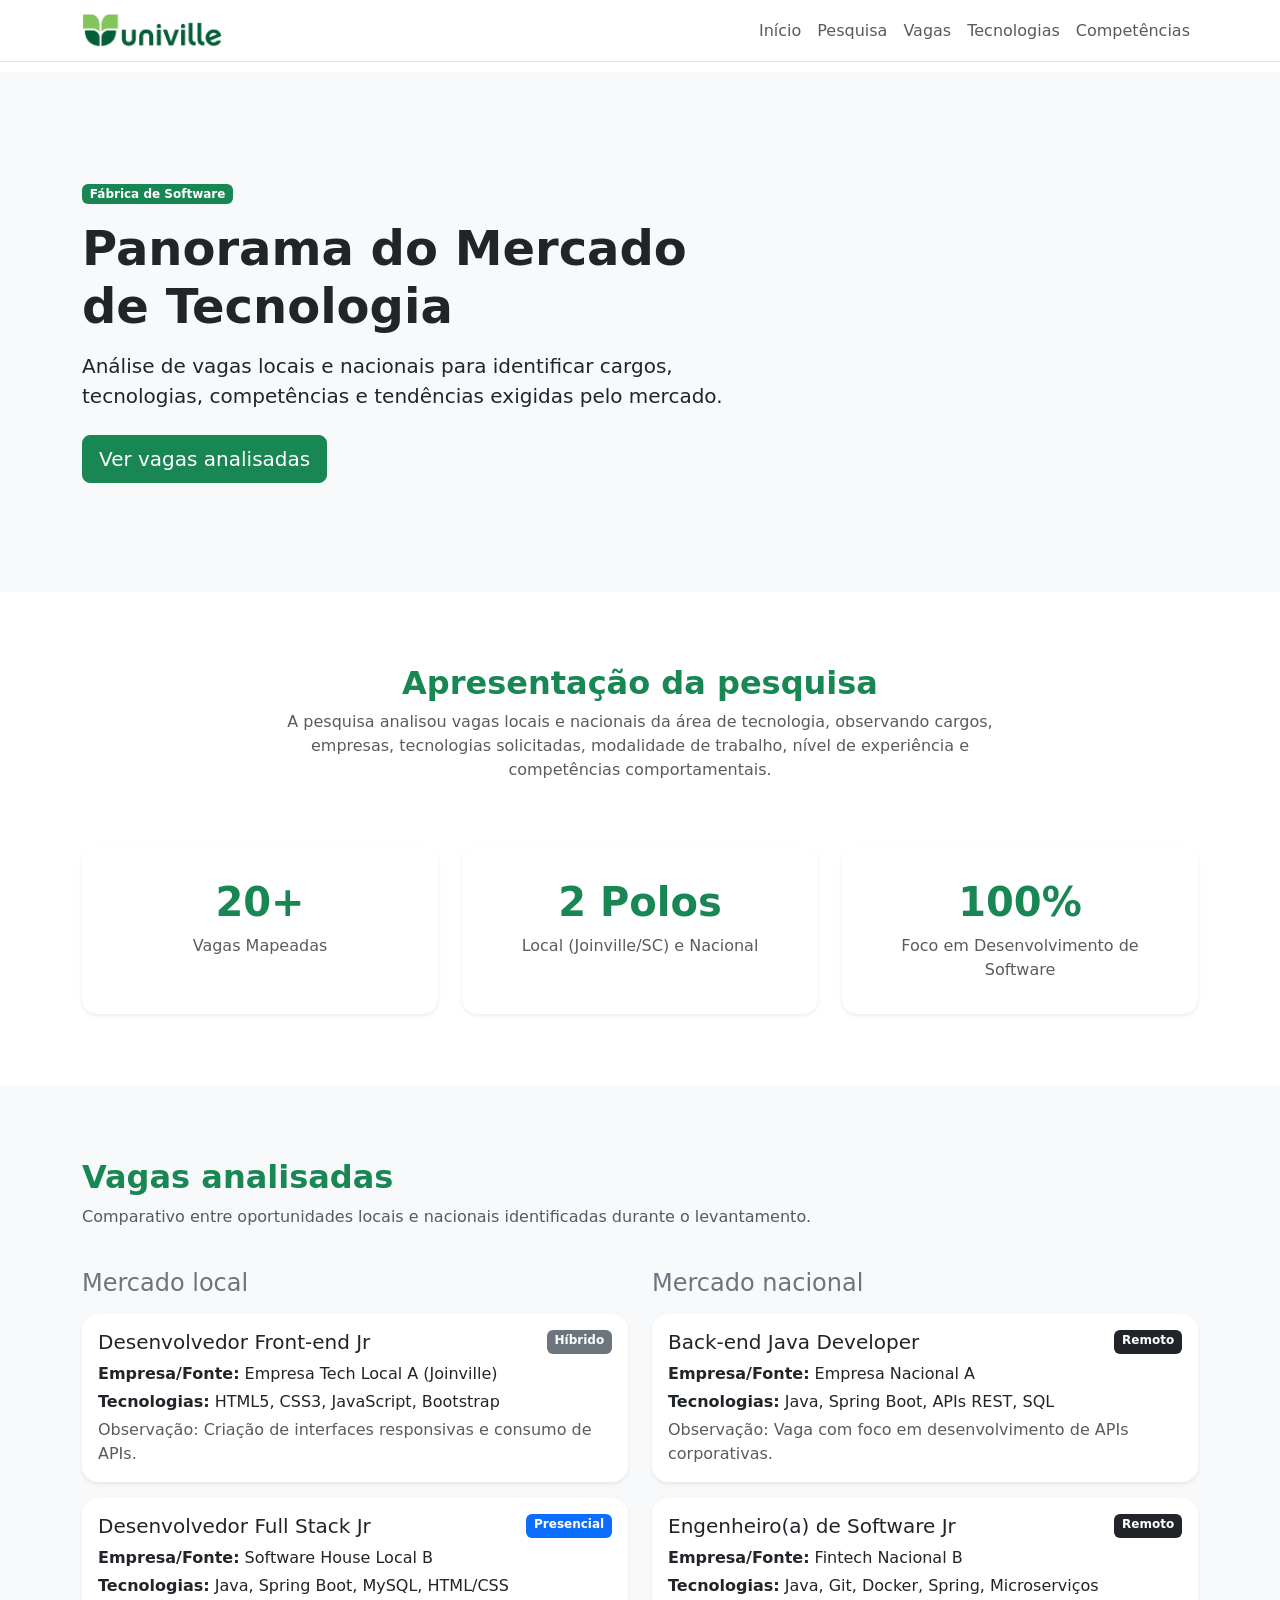
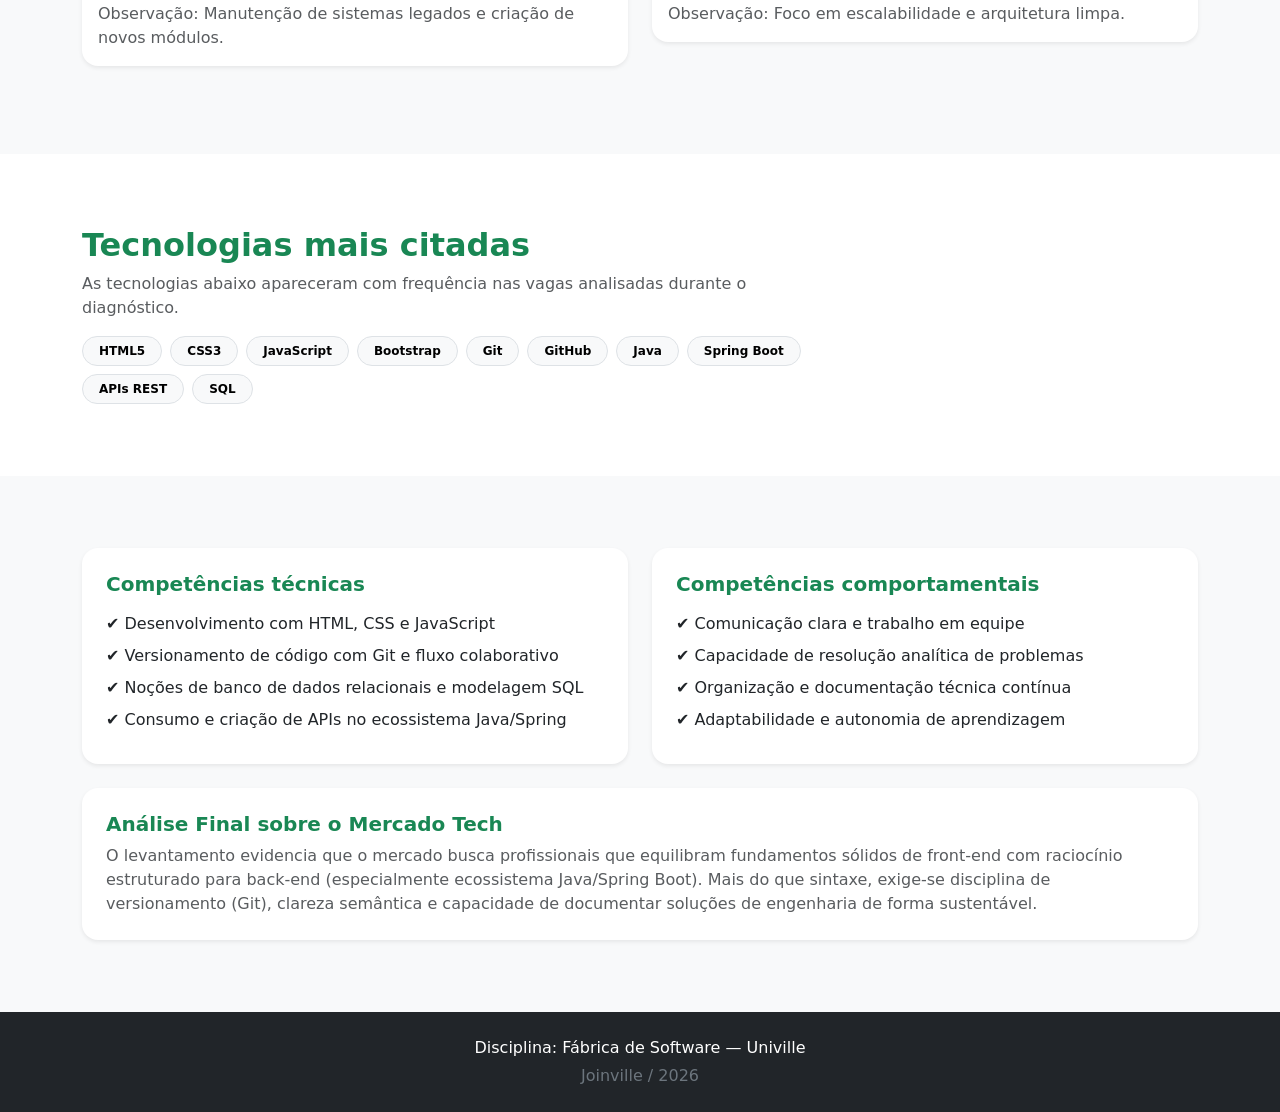
<file: index.html>
<!DOCTYPE html>
<html lang="pt-BR">
<head>
  <meta charset="utf-8">
  <meta name="viewport" content="width=device-width, initial-scale=1">
  <title>Panorama do Mercado Tech</title>
  
  <meta name="description" content="Landing page acadêmica com análise de vagas locais e nacionais da área de tecnologia.">
  <meta name="keywords" content="tecnologia, mercado de trabalho, vagas de tecnologia, desenvolvimento web, HTML, CSS, Bootstrap">
  <meta name="author" content="Nome do acadêmico">
  <meta http-equiv="content-language" content="pt-BR">
  <meta name="theme-color" content="#198754">

  <link rel="apple-touch-icon" sizes="180x180" href="landing-page-mercado-tech/assets/icons/favicon_io/apple-touch-icon.png">
  <link rel="icon" type="image/png" sizes="32x32" href="landing-page-mercado-tech/assets/icons/favicon_io/favicon-32x32.png">
  <link rel="icon" type="image/png" sizes="16x16" href="landing-page-mercado-tech/assets/icons/favicon_io/favicon-16x16.png">
  <link rel="manifest" href="landing-page-mercado-tech/assets/icons/favicon_io/site.webmanifest">

  <link href="https://cdn.jsdelivr.net/npm/bootstrap@5.3.3/dist/css/bootstrap.min.css" rel="stylesheet">
  <link rel="stylesheet" href="landing-page-mercado-tech/css/style.css">
</head>
<body>

  <header>
    <nav class="navbar navbar-expand-lg bg-white border-bottom fixed-top">
      <div class="container">
        <a class="navbar-brand d-flex align-items-center" href="#inicio">
          <img src="landing-page-mercado-tech/assets/images/logo.png" alt="Logo do projeto Panorama do Mercado Tech" class="logo">
        </a>
        <button class="navbar-toggler" type="button" data-bs-toggle="collapse" data-bs-target="#menuPrincipal" aria-controls="menuPrincipal" aria-expanded="false" aria-label="Abrir menu de navegação">
          <span class="navbar-toggler-icon"></span>
        </button>
        <div class="collapse navbar-collapse" id="menuPrincipal">
          <ul class="navbar-nav ms-auto mb-2 mb-lg-0">
            <li class="nav-item"><a class="nav-link" href="#inicio">Início</a></li>
            <li class="nav-item"><a class="nav-link" href="#pesquisa">Pesquisa</a></li>
            <li class="nav-item"><a class="nav-link" href="#vagas">Vagas</a></li>
            <li class="nav-item"><a class="nav-link" href="#tecnologias">Tecnologias</a></li>
            <li class="nav-item"><a class="nav-link" href="#competencias">Competências</a></li>
          </ul>
        </div>
      </div>
    </nav>
  </header>

  <main>
    <section id="inicio" class="hero-section bg-light">
      <div class="container">
        <div class="row align-items-center g-4">
          <div class="col-lg-7">
            <span class="badge text-bg-success mb-3">Fábrica de Software</span>
            <h1 class="display-5 fw-bold mb-3">Panorama do Mercado de Tecnologia</h1>
            <p class="lead mb-4">
              Análise de vagas locais e nacionais para identificar cargos, tecnologias, competências e tendências exigidas pelo mercado.
            </p>
            <a href="#vagas" class="btn btn-success btn-lg">Ver vagas analisadas</a>
          </div>
        </div>
      </div>
    </section>

    <section id="pesquisa" class="section-padding">
      <div class="container">
        <div class="row justify-content-center text-center mb-5">
          <div class="col-lg-8">
            <h2 class="fw-bold text-success">Apresentação da pesquisa</h2>
            <p class="text-muted">
              A pesquisa analisou vagas locais e nacionais da área de tecnologia, observando cargos, empresas, tecnologias solicitadas, modalidade de trabalho, nível de experiência e competências comportamentais.
            </p>
          </div>
        </div>

        <div class="row g-4 text-center">
          <div class="col-md-4">
            <div class="card h-100 border-0 shadow-sm p-3">
              <div class="card-body">
                <h3 class="display-6 fw-bold text-success">20+</h3>
                <p class="text-muted mb-0">Vagas Mapeadas</p>
              </div>
            </div>
          </div>
          <div class="col-md-4">
            <div class="card h-100 border-0 shadow-sm p-3">
              <div class="card-body">
                <h3 class="display-6 fw-bold text-success">2 Polos</h3>
                <p class="text-muted mb-0">Local (Joinville/SC) e Nacional</p>
              </div>
            </div>
          </div>
          <div class="col-md-4">
            <div class="card h-100 border-0 shadow-sm p-3">
              <div class="card-body">
                <h3 class="display-6 fw-bold text-success">100%</h3>
                <p class="text-muted mb-0">Foco em Desenvolvimento de Software</p>
              </div>
            </div>
          </div>
        </div>
      </div>
    </section>

    <section id="vagas" class="section-padding bg-light">
      <div class="container">
        <div class="row mb-4">
          <div class="col-lg-8">
            <h2 class="fw-bold text-success">Vagas analisadas</h2>
            <p class="text-muted">
              Comparativo entre oportunidades locais e nacionais identificadas durante o levantamento.
            </p>
          </div>
        </div>

        <div class="row g-4">
          <div class="col-lg-6">
            <h3 class="h4 mb-3 text-secondary">Mercado local</h3>
            
            <div class="card mb-3 border-0 shadow-sm">
              <div class="card-body">
                <div class="d-flex justify-content-between gap-3 mb-2">
                  <h4 class="h5 mb-0">Desenvolvedor Front-end Jr</h4>
                  <span class="badge text-bg-secondary">Híbrido</span>
                </div>
                <p class="mb-1"><strong>Empresa/Fonte:</strong> Empresa Tech Local A (Joinville)</p>
                <p class="mb-1"><strong>Tecnologias:</strong> HTML5, CSS3, JavaScript, Bootstrap</p>
                <p class="text-muted mb-0">Observação: Criação de interfaces responsivas e consumo de APIs.</p>
              </div>
            </div>

            <div class="card mb-3 border-0 shadow-sm">
              <div class="card-body">
                <div class="d-flex justify-content-between gap-3 mb-2">
                  <h4 class="h5 mb-0">Desenvolvedor Full Stack Jr</h4>
                  <span class="badge text-bg-primary">Presencial</span>
                </div>
                <p class="mb-1"><strong>Empresa/Fonte:</strong> Software House Local B</p>
                <p class="mb-1"><strong>Tecnologias:</strong> Java, Spring Boot, MySQL, HTML/CSS</p>
                <p class="text-muted mb-0">Observação: Manutenção de sistemas legados e criação de novos módulos.</p>
              </div>
            </div>
          </div>

          <div class="col-lg-6">
            <h3 class="h4 mb-3 text-secondary">Mercado nacional</h3>
            
            <div class="card mb-3 border-0 shadow-sm">
              <div class="card-body">
                <div class="d-flex justify-content-between gap-3 mb-2">
                  <h4 class="h5 mb-0">Back-end Java Developer</h4>
                  <span class="badge text-bg-dark">Remoto</span>
                </div>
                <p class="mb-1"><strong>Empresa/Fonte:</strong> Empresa Nacional A</p>
                <p class="mb-1"><strong>Tecnologias:</strong> Java, Spring Boot, APIs REST, SQL</p>
                <p class="text-muted mb-0">Observação: Vaga com foco em desenvolvimento de APIs corporativas.</p>
              </div>
            </div>

            <div class="card mb-3 border-0 shadow-sm">
              <div class="card-body">
                <div class="d-flex justify-content-between gap-3 mb-2">
                  <h4 class="h5 mb-0">Engenheiro(a) de Software Jr</h4>
                  <span class="badge text-bg-dark">Remoto</span>
                </div>
                <p class="mb-1"><strong>Empresa/Fonte:</strong> Fintech Nacional B</p>
                <p class="mb-1"><strong>Tecnologias:</strong> Java, Git, Docker, Spring, Microserviços</p>
                <p class="text-muted mb-0">Observação: Foco em escalabilidade e arquitetura limpa.</p>
              </div>
            </div>
          </div>
        </div>
      </div>
    </section>

    <section id="tecnologias" class="section-padding">
      <div class="container">
        <div class="row align-items-center g-4">
          <div class="col-lg-8">
            <h2 class="fw-bold text-success">Tecnologias mais citadas</h2>
            <p class="text-muted">
              As tecnologias abaixo apareceram com frequência nas vagas analisadas durante o diagnóstico.
            </p>
            <div class="d-flex flex-wrap gap-2 mt-3">
              <span class="badge rounded-pill text-bg-light border px-3 py-2">HTML5</span>
              <span class="badge rounded-pill text-bg-light border px-3 py-2">CSS3</span>
              <span class="badge rounded-pill text-bg-light border px-3 py-2">JavaScript</span>
              <span class="badge rounded-pill text-bg-light border px-3 py-2">Bootstrap</span>
              <span class="badge rounded-pill text-bg-light border px-3 py-2">Git</span>
              <span class="badge rounded-pill text-bg-light border px-3 py-2">GitHub</span>
              <span class="badge rounded-pill text-bg-light border px-3 py-2">Java</span>
              <span class="badge rounded-pill text-bg-light border px-3 py-2">Spring Boot</span>
              <span class="badge rounded-pill text-bg-light border px-3 py-2">APIs REST</span>
              <span class="badge rounded-pill text-bg-light border px-3 py-2">SQL</span>
            </div>
          </div>
        </div>
      </div>
    </section>

    <section id="competencias" class="section-padding bg-light">
      <div class="container">
        <div class="row g-4 mb-4">
          <div class="col-md-6">
            <div class="card h-100 border-0 shadow-sm">
              <div class="card-body p-4">
                <h3 class="h5 fw-bold text-success mb-3">Competências técnicas</h3>
                <ul class="mb-0 list-unstyled">
                  <li class="mb-2">✔ Desenvolvimento com HTML, CSS e JavaScript</li>
                  <li class="mb-2">✔ Versionamento de código com Git e fluxo colaborativo</li>
                  <li class="mb-2">✔ Noções de banco de dados relacionais e modelagem SQL</li>
                  <li class="mb-2">✔ Consumo e criação de APIs no ecossistema Java/Spring</li>
                </ul>
              </div>
            </div>
          </div>

          <div class="col-md-6">
            <div class="card h-100 border-0 shadow-sm">
              <div class="card-body p-4">
                <h3 class="h5 fw-bold text-success mb-3">Competências comportamentais</h3>
                <ul class="mb-0 list-unstyled">
                  <li class="mb-2">✔ Comunicação clara e trabalho em equipe</li>
                  <li class="mb-2">✔ Capacidade de resolução analítica de problemas</li>
                  <li class="mb-2">✔ Organização e documentação técnica contínua</li>
                  <li class="mb-2">✔ Adaptabilidade e autonomia de aprendizagem</li>
                </ul>
              </div>
            </div>
          </div>
        </div>

        <div class="row">
          <div class="col-12">
            <div class="card border-0 shadow-sm p-4">
              <h3 class="h5 fw-bold text-success">Análise Final sobre o Mercado Tech</h3>
              <p class="text-muted mb-0">
                O levantamento evidencia que o mercado busca profissionais que equilibram fundamentos sólidos de front-end com raciocínio estruturado para back-end (especialmente ecossistema Java/Spring Boot). Mais do que sintaxe, exige-se disciplina de versionamento (Git), clareza semântica e capacidade de documentar soluções de engenharia de forma sustentável.
              </p>
            </div>
          </div>
        </div>
      </div>
    </section>
  </main>

  <footer class="bg-dark text-white py-4 mt-auto">
    <div class="container text-center">
      <p class="mb-1">Disciplina: Fábrica de Software — Univille</p>
      <p class="mb-0 text-secondary">Joinville / 2026</p>
    </div>
  </footer>

  <script src="https://cdn.jsdelivr.net/npm/bootstrap@5.3.3/dist/js/bootstrap.bundle.min.js"></script>
</body>
</html>
</file>
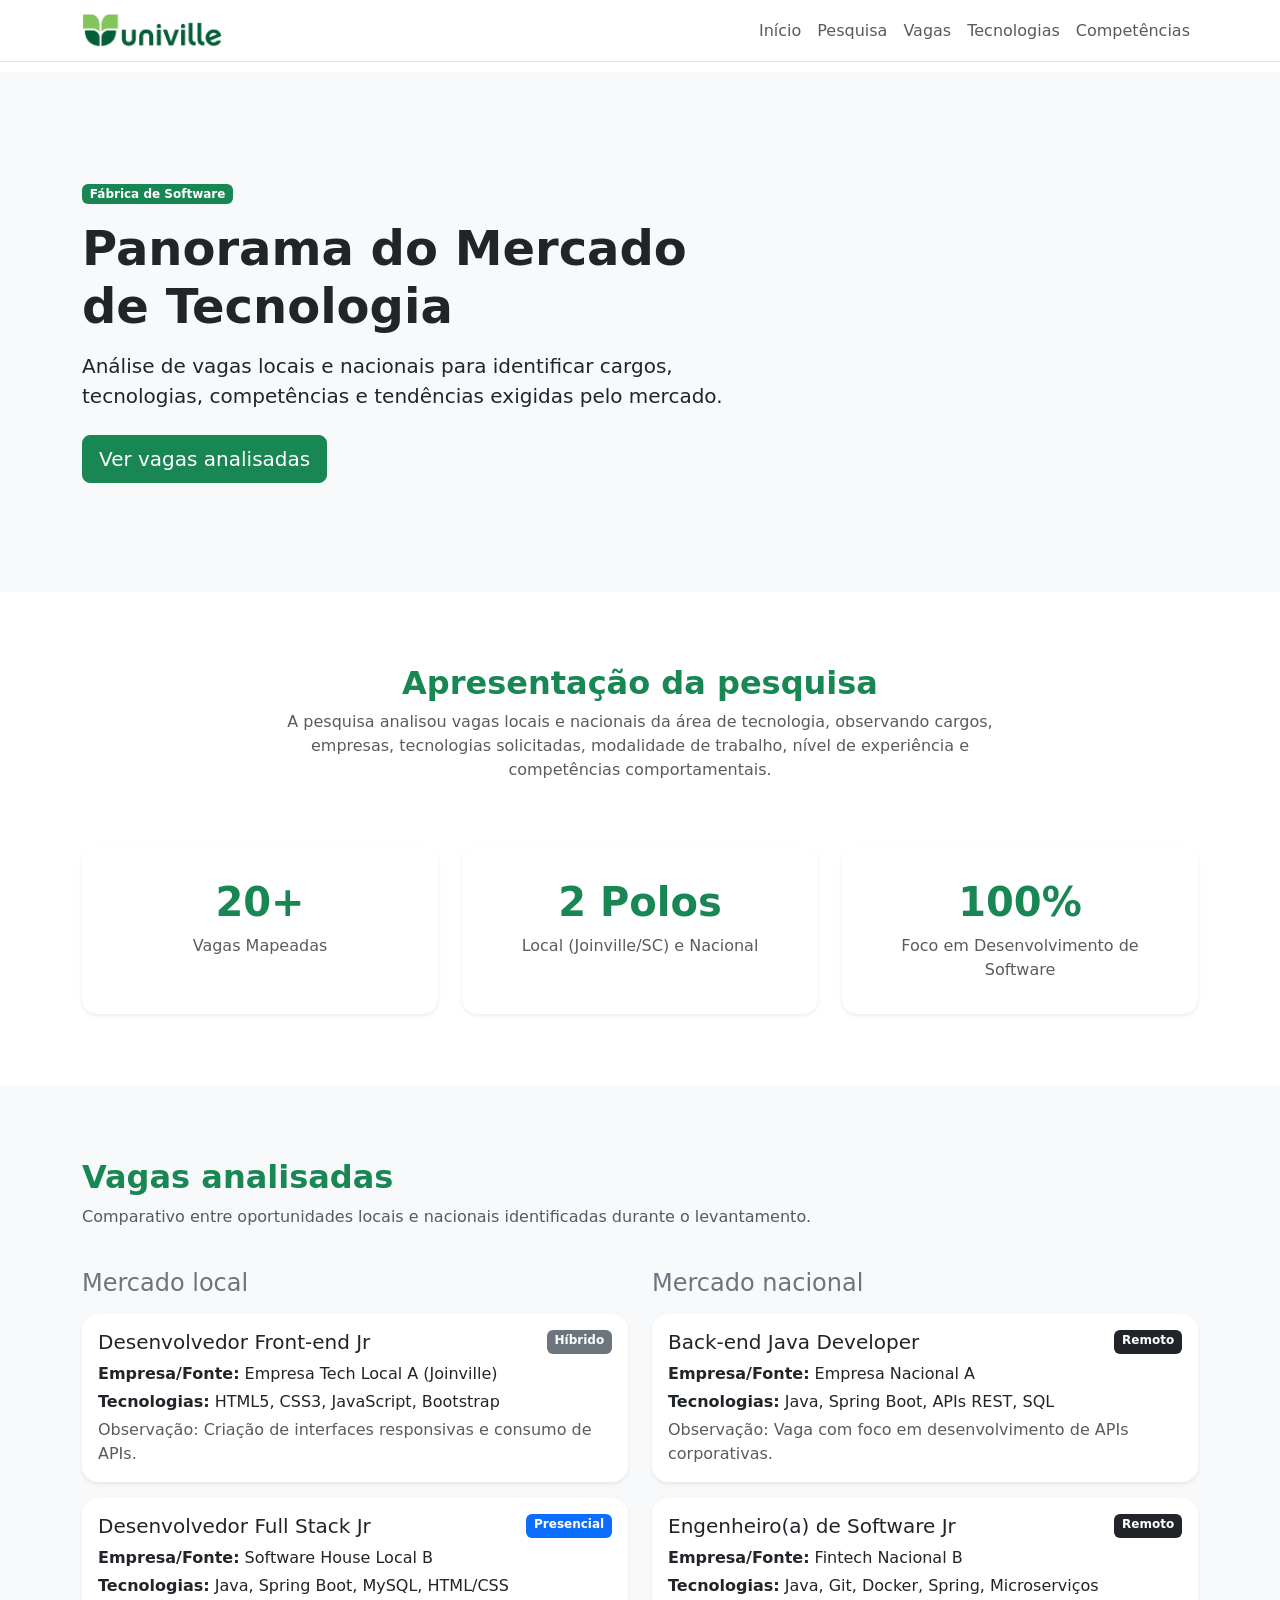
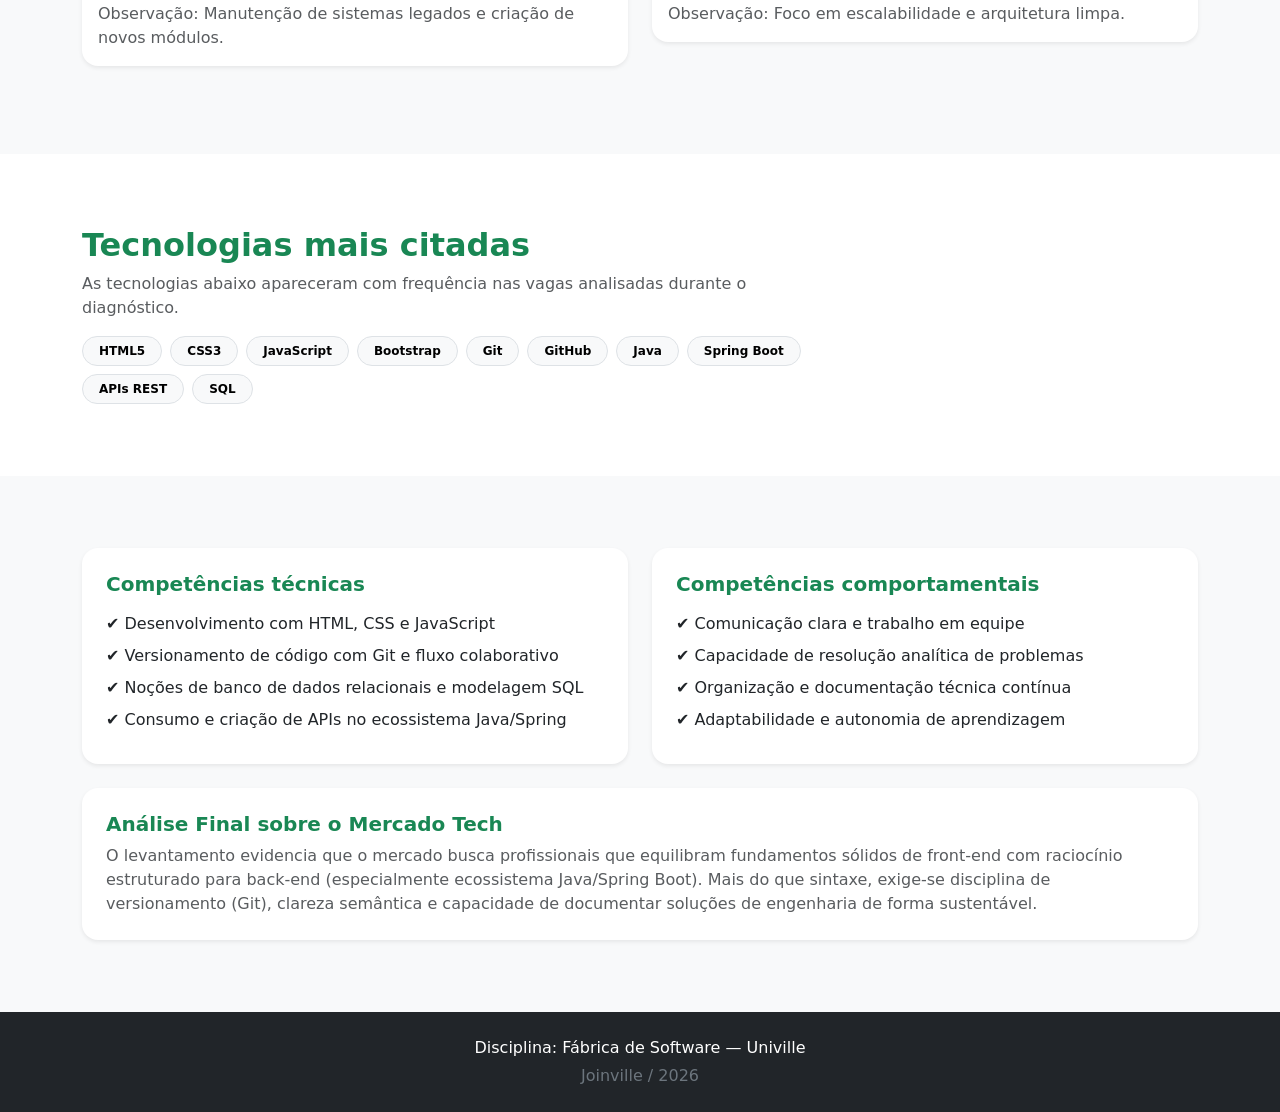
<file: landing-page-mercado-tech/index.html>
<!DOCTYPE html>
<html lang="pt-BR">
<head>
  <meta charset="utf-8">
  <meta name="viewport" content="width=device-width, initial-scale=1">
  <title>Panorama do Mercado Tech</title>
  
  <meta name="description" content="Landing page acadêmica com análise de vagas locais e nacionais da área de tecnologia.">
  <meta name="keywords" content="tecnologia, mercado de trabalho, vagas de tecnologia, desenvolvimento web, HTML, CSS, Bootstrap">
  <meta name="author" content="Nome do acadêmico">
  <meta http-equiv="content-language" content="pt-BR">
  <meta name="theme-color" content="#198754">

  <link rel="apple-touch-icon" sizes="180x180" href="assets/icons/favicon_io/apple-touch-icon.png">
  <link rel="icon" type="image/png" sizes="32x32" href="assets/icons/favicon_io/favicon-32x32.png">
  <link rel="icon" type="image/png" sizes="16x16" href="assets/icons/favicon_io/favicon-16x16.png">
  <link rel="manifest" href="assets/icons/favicon_io/site.webmanifest">

  <link href="https://cdn.jsdelivr.net/npm/bootstrap@5.3.3/dist/css/bootstrap.min.css" rel="stylesheet">
  
  <link rel="stylesheet" href="css/style.css">
</head>
<body>

  <header>
    <nav class="navbar navbar-expand-lg bg-white border-bottom fixed-top">
      <div class="container">
        <a class="navbar-brand d-flex align-items-center" href="#inicio">
          <img src="assets/images/logo.png" alt="Logo do projeto Panorama do Mercado Tech" class="logo">
        </a>
        <button class="navbar-toggler" type="button" data-bs-toggle="collapse" data-bs-target="#menuPrincipal" aria-controls="menuPrincipal" aria-expanded="false" aria-label="Abrir menu de navegação">
          <span class="navbar-toggler-icon"></span>
        </button>
        <div class="collapse navbar-collapse" id="menuPrincipal">
          <ul class="navbar-nav ms-auto mb-2 mb-lg-0">
            <li class="nav-item"><a class="nav-link" href="#inicio">Início</a></li>
            <li class="nav-item"><a class="nav-link" href="#pesquisa">Pesquisa</a></li>
            <li class="nav-item"><a class="nav-link" href="#vagas">Vagas</a></li>
            <li class="nav-item"><a class="nav-link" href="#tecnologias">Tecnologias</a></li>
            <li class="nav-item"><a class="nav-link" href="#competencias">Competências</a></li>
          </ul>
        </div>
      </div>
    </nav>
  </header>

  <main>
    <section id="inicio" class="hero-section bg-light">
      <div class="container">
        <div class="row align-items-center g-4">
          <div class="col-lg-7">
            <span class="badge text-bg-success mb-3">Fábrica de Software</span>
            <h1 class="display-5 fw-bold mb-3">Panorama do Mercado de Tecnologia</h1>
            <p class="lead mb-4">
              Análise de vagas locais e nacionais para identificar cargos, tecnologias, competências e tendências exigidas pelo mercado.
            </p>
            <a href="#vagas" class="btn btn-success btn-lg">Ver vagas analisadas</a>
          </div>
        </div>
      </div>
    </section>

    <section id="pesquisa" class="section-padding">
      <div class="container">
        <div class="row justify-content-center text-center mb-5">
          <div class="col-lg-8">
            <h2 class="fw-bold text-success">Apresentação da pesquisa</h2>
            <p class="text-muted">
              A pesquisa analisou vagas locais e nacionais da área de tecnologia, observando cargos, empresas, tecnologias solicitadas, modalidade de trabalho, nível de experiência e competências comportamentais.
            </p>
          </div>
        </div>

        <div class="row g-4 text-center">
          <div class="col-md-4">
            <div class="card h-100 border-0 shadow-sm p-3">
              <div class="card-body">
                <h3 class="display-6 fw-bold text-success">20+</h3>
                <p class="text-muted mb-0">Vagas Mapeadas</p>
              </div>
            </div>
          </div>
          <div class="col-md-4">
            <div class="card h-100 border-0 shadow-sm p-3">
              <div class="card-body">
                <h3 class="display-6 fw-bold text-success">2 Polos</h3>
                <p class="text-muted mb-0">Local (Joinville/SC) e Nacional</p>
              </div>
            </div>
          </div>
          <div class="col-md-4">
            <div class="card h-100 border-0 shadow-sm p-3">
              <div class="card-body">
                <h3 class="display-6 fw-bold text-success">100%</h3>
                <p class="text-muted mb-0">Foco em Desenvolvimento de Software</p>
              </div>
            </div>
          </div>
        </div>
      </div>
    </section>

    <section id="vagas" class="section-padding bg-light">
      <div class="container">
        <div class="row mb-4">
          <div class="col-lg-8">
            <h2 class="fw-bold text-success">Vagas analisadas</h2>
            <p class="text-muted">
              Comparativo entre oportunidades locais e nacionais identificadas durante o levantamento.
            </p>
          </div>
        </div>

        <div class="row g-4">
          <div class="col-lg-6">
            <h3 class="h4 mb-3 text-secondary">Mercado local</h3>
            
            <div class="card mb-3 border-0 shadow-sm">
              <div class="card-body">
                <div class="d-flex justify-content-between gap-3 mb-2">
                  <h4 class="h5 mb-0">Desenvolvedor Front-end Jr</h4>
                  <span class="badge text-bg-secondary">Híbrido</span>
                </div>
                <p class="mb-1"><strong>Empresa/Fonte:</strong> Empresa Tech Local A (Joinville)</p>
                <p class="mb-1"><strong>Tecnologias:</strong> HTML5, CSS3, JavaScript, Bootstrap</p>
                <p class="text-muted mb-0">Observação: Criação de interfaces responsivas e consumo de APIs.</p>
              </div>
            </div>

            <div class="card mb-3 border-0 shadow-sm">
              <div class="card-body">
                <div class="d-flex justify-content-between gap-3 mb-2">
                  <h4 class="h5 mb-0">Desenvolvedor Full Stack Jr</h4>
                  <span class="badge text-bg-primary">Presencial</span>
                </div>
                <p class="mb-1"><strong>Empresa/Fonte:</strong> Software House Local B</p>
                <p class="mb-1"><strong>Tecnologias:</strong> Java, Spring Boot, MySQL, HTML/CSS</p>
                <p class="text-muted mb-0">Observação: Manutenção de sistemas legados e criação de novos módulos.</p>
              </div>
            </div>
          </div>

          <div class="col-lg-6">
            <h3 class="h4 mb-3 text-secondary">Mercado nacional</h3>
            
            <div class="card mb-3 border-0 shadow-sm">
              <div class="card-body">
                <div class="d-flex justify-content-between gap-3 mb-2">
                  <h4 class="h5 mb-0">Back-end Java Developer</h4>
                  <span class="badge text-bg-dark">Remoto</span>
                </div>
                <p class="mb-1"><strong>Empresa/Fonte:</strong> Empresa Nacional A</p>
                <p class="mb-1"><strong>Tecnologias:</strong> Java, Spring Boot, APIs REST, SQL</p>
                <p class="text-muted mb-0">Observação: Vaga com foco em desenvolvimento de APIs corporativas.</p>
              </div>
            </div>

            <div class="card mb-3 border-0 shadow-sm">
              <div class="card-body">
                <div class="d-flex justify-content-between gap-3 mb-2">
                  <h4 class="h5 mb-0">Engenheiro(a) de Software Jr</h4>
                  <span class="badge text-bg-dark">Remoto</span>
                </div>
                <p class="mb-1"><strong>Empresa/Fonte:</strong> Fintech Nacional B</p>
                <p class="mb-1"><strong>Tecnologias:</strong> Java, Git, Docker, Spring, Microserviços</p>
                <p class="text-muted mb-0">Observação: Foco em escalabilidade e arquitetura limpa.</p>
              </div>
            </div>
          </div>
        </div>
      </div>
    </section>

    <section id="tecnologias" class="section-padding">
      <div class="container">
        <div class="row align-items-center g-4">
          <div class="col-lg-8">
            <h2 class="fw-bold text-success">Tecnologias mais citadas</h2>
            <p class="text-muted">
              As tecnologias abaixo apareceram com frequência nas vagas analisadas durante o diagnóstico.
            </p>
            <div class="d-flex flex-wrap gap-2 mt-3">
              <span class="badge rounded-pill text-bg-light border px-3 py-2">HTML5</span>
              <span class="badge rounded-pill text-bg-light border px-3 py-2">CSS3</span>
              <span class="badge rounded-pill text-bg-light border px-3 py-2">JavaScript</span>
              <span class="badge rounded-pill text-bg-light border px-3 py-2">Bootstrap</span>
              <span class="badge rounded-pill text-bg-light border px-3 py-2">Git</span>
              <span class="badge rounded-pill text-bg-light border px-3 py-2">GitHub</span>
              <span class="badge rounded-pill text-bg-light border px-3 py-2">Java</span>
              <span class="badge rounded-pill text-bg-light border px-3 py-2">Spring Boot</span>
              <span class="badge rounded-pill text-bg-light border px-3 py-2">APIs REST</span>
              <span class="badge rounded-pill text-bg-light border px-3 py-2">SQL</span>
            </div>
          </div>
        </div>
      </div>
    </section>

    <section id="competencias" class="section-padding bg-light">
      <div class="container">
        <div class="row g-4 mb-4">
          <div class="col-md-6">
            <div class="card h-100 border-0 shadow-sm">
              <div class="card-body p-4">
                <h3 class="h5 fw-bold text-success mb-3">Competências técnicas</h3>
                <ul class="mb-0 list-unstyled">
                  <li class="mb-2">✔ Desenvolvimento com HTML, CSS e JavaScript</li>
                  <li class="mb-2">✔ Versionamento de código com Git e fluxo colaborativo</li>
                  <li class="mb-2">✔ Noções de banco de dados relacionais e modelagem SQL</li>
                  <li class="mb-2">✔ Consumo e criação de APIs no ecossistema Java/Spring</li>
                </ul>
              </div>
            </div>
          </div>

          <div class="col-md-6">
            <div class="card h-100 border-0 shadow-sm">
              <div class="card-body p-4">
                <h3 class="h5 fw-bold text-success mb-3">Competências comportamentais</h3>
                <ul class="mb-0 list-unstyled">
                  <li class="mb-2">✔ Comunicação clara e trabalho em equipe</li>
                  <li class="mb-2">✔ Capacidade de resolução analítica de problemas</li>
                  <li class="mb-2">✔ Organização e documentação técnica contínua</li>
                  <li class="mb-2">✔ Adaptabilidade e autonomia de aprendizagem</li>
                </ul>
              </div>
            </div>
          </div>
        </div>

        <div class="row">
          <div class="col-12">
            <div class="card border-0 shadow-sm p-4">
              <h3 class="h5 fw-bold text-success">Análise Final sobre o Mercado Tech</h3>
              <p class="text-muted mb-0">
                O levantamento evidencia que o mercado busca profissionais que equilibram fundamentos sólidos de front-end com raciocínio estruturado para back-end (especialmente ecossistema Java/Spring Boot). Mais do que sintaxe, exige-se disciplina de versionamento (Git), clareza semântica e capacidade de documentar soluções de engenharia de forma sustentável.
              </p>
            </div>
          </div>
        </div>
      </div>
    </section>
  </main>

  <footer class="bg-dark text-white py-4 mt-auto">
    <div class="container text-center">
      <p class="mb-1">Disciplina: Fábrica de Software — Univille</p>
      <p class="mb-0 text-secondary">Joinville / 2026</p>
    </div>
  </footer>

  <script src="https://cdn.jsdelivr.net/npm/bootstrap@5.3.3/dist/js/bootstrap.bundle.min.js"></script>
</body>
</html>
</file>
<file: landing-page-mercado-tech/css/style.css>
html {
  scroll-behavior: smooth;
}

body {
  padding-top: 72px;
}

.logo {
  width: 140px;
  height: auto;
}

.section-padding {
  padding: 72px 0;
}

.hero-section {
  min-height: 520px;
  display: flex;
  align-items: center;
}

.card {
  border-radius: 1rem;
  transition: transform 0.2s ease, box-shadow 0.2s ease;
}

.card:hover {
  transform: translateY(-4px);
  box-shadow: 0 0.75rem 1.5rem rgba(0, 0, 0, 0.12);
}

.btn {
  transition: transform 0.2s ease;
}

.btn:hover {
  transform: translateY(-2px);
}

@media (max-width: 768px) {
  body {
    padding-top: 64px;
  }

  .logo {
    width: 120px;
  }

  .section-padding {
    padding: 48px 0;
  }

  .hero-section {
    min-height: auto;
    padding: 56px 0;
  }
}
</file>
